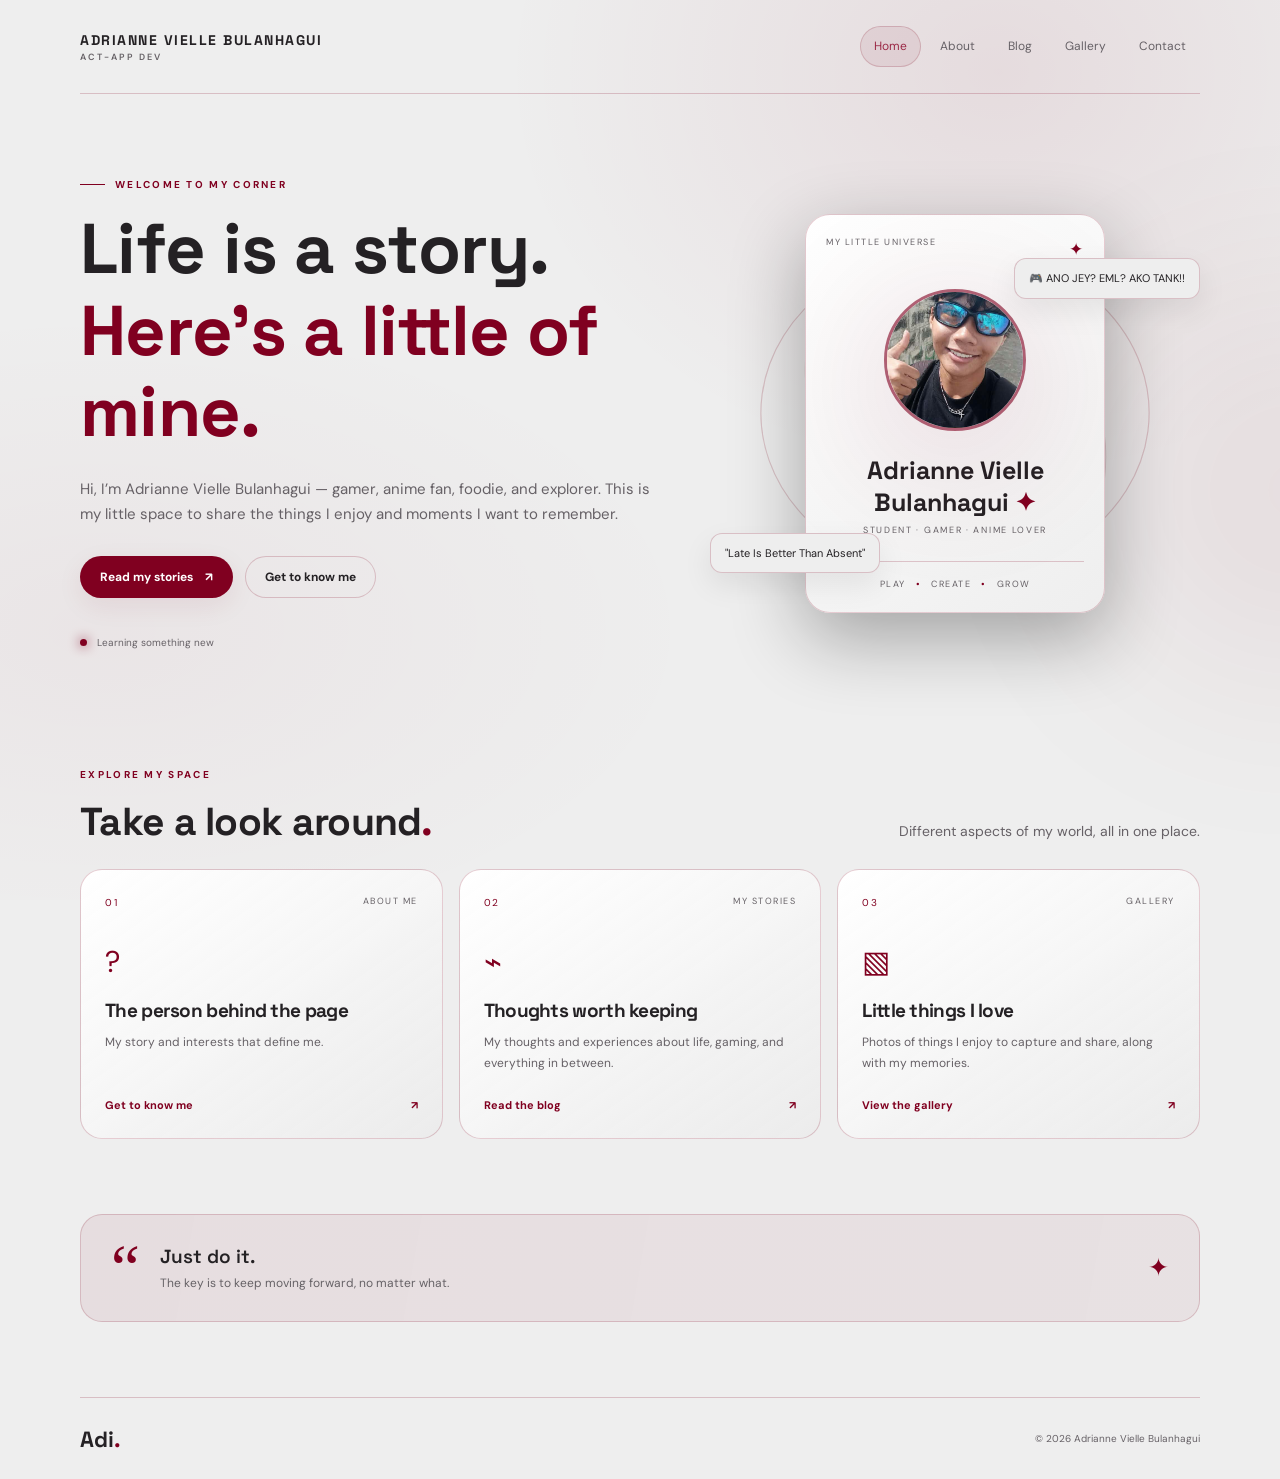
<file: index.html>
<!DOCTYPE html>
<!-- HTML file: ayos ng content at mga seksiyon ng pahinang ito. -->
<html lang="en">
<head>
  <!-- Pangunahing impormasyon para sa browser at mobile screen -->
  <meta charset="UTF-8">
  <meta name="viewport" content="width=device-width, initial-scale=1.0">
  <meta name="theme-color" content="#800020">
  <title>Adrianne Vielle Bulanhagui | Home</title>
  <!-- Kinukuha ng HTML ang disenyo mula sa hiwalay na CSS file -->
  <link rel="preconnect" href="https://fonts.googleapis.com">
  <link rel="preconnect" href="https://fonts.gstatic.com" crossorigin>
  <link href="https://fonts.googleapis.com/css2?family=DM+Sans:wght@400;500;600;700&family=Space+Grotesk:wght@400;500;600;700&display=swap" rel="stylesheet">
  <link rel="stylesheet" href="style.css">
</head>
<body>
  <!-- Palamuti sa background para magkaroon ng malambot na gray at maroon glow -->
  <div class="background-glow" aria-hidden="true"></div>
  <!-- Uloob ng header: logo at menu na ginagamit sa lahat ng pahina -->
  <header class="site-header">
    <a class="brand" href="index.html" aria-label="Adrianne Vielle Bulanhagui - Home"><span class="brand-name">ADRIANNE VIELLE BULANHAGUI<small>ACT-APP DEV</small></span></a>
    <nav class="navbar" aria-label="Pangunahing menu">
      <a href="index.html" class="active">Home</a>
      <a href="about.html" class="">About</a>
      <a href="blog.html" class="">Blog</a>
      <a href="gallery.html" class="">Gallery</a>
      <a href="contact.html" class="">Contact</a>
    </nav>
  </header>
  <main>
    <!-- Hero section: unang makikita ng bisita at maikling pagpapakilala -->
    <section class="hero container">
      <div class="hero-copy">
        <p class="eyebrow"><span class="eyebrow-line"></span> WELCOME TO MY CORNER</p>
        <h1>Life is a story.<br><span>Here’s a little of mine.</span></h1>
        <p class="lead">Hi, I’m Adrianne Vielle Bulanhagui — gamer, anime fan, foodie, and explorer. This is my little space to share the things I enjoy and moments I want to remember.</p>
        <div class="hero-actions"><a class="button button-primary" href="blog.html">Read my stories <span>↗</span></a><a class="button button-ghost" href="about.html">Get to know me</a></div>
        <div class="quick-info"><span><i class="status-dot"></i> Learning something new</span></div>
      </div>
      <div class="hero-art">
        <div class="art-ring ring-one"></div><div class="art-ring ring-two"></div>
        <div class="profile-card">
          <div class="profile-card-top"><span>MY LITTLE UNIVERSE</span><span class="card-spark">✦</span></div>
          <img class="profile-photo" src="adi.png" alt="Adrianne">
          <p class="profile-name">Adrianne Vielle Bulanhagui <span>✦</span></p><p class="profile-role">STUDENT · GAMER · ANIME LOVER</p>
          <div class="profile-bottom"><span>PLAY</span><b>•</b><span>CREATE</span><b>•</b><span>GROW</span></div>
        </div>
        <span class="floating-note note-one">🎮 ANO JEY? EML? AKO TANK!!</span><span class="floating-note note-two">"Late Is Better Than Absent"</span>
      </div>
    </section>
    <!-- Mga shortcut card papunta sa mahahalagang bahagi ng blog -->
    <section class="container section-block">
      <div class="section-heading"><div><p class="eyebrow">EXPLORE MY SPACE</p><h2>Take a look around<span class="cyan">.</span></h2></div><p class="section-description">Different aspects of my world, all in one place.</p></div>
      <div class="feature-grid">
        <a class="feature-card" href="about.html"><span class="feature-top">01 <span>ABOUT ME</span></span><span class="feature-icon">?</span><h3>The person behind the page</h3><p>My story and interests that define me.</p><span class="card-link">Get to know me <b>↗</b></span></a>
        <a class="feature-card" href="blog.html"><span class="feature-top">02 <span>MY STORIES</span></span><span class="feature-icon">⌁</span><h3>Thoughts worth keeping</h3><p>My thoughts and experiences about life, gaming, and everything in between.</p><span class="card-link">Read the blog <b>↗</b></span></a>
        <a class="feature-card" href="gallery.html"><span class="feature-top">03 <span>GALLERY</span></span><span class="feature-icon">▧</span><h3>Little things I love</h3><p>Photos of things I enjoy to capture and share, along with my memories.</p><span class="card-link">View the gallery <b>↗</b></span></a>
      </div>
    </section>
    <!-- Maikling paalala bilang panghuling highlight sa home page -->
    <section class="quote-banner container"><span class="quote-symbol">“</span><div><p>Just do it.</p><p class="quote-sub">The key is to keep moving forward, no matter what.</p></div><span class="quote-star">✦</span></section>
  </main>
  <!-- Footer: impormasyon sa ibabang bahagi ng bawat pahina -->
  <footer class="site-footer">
    <a class="footer-brand" href="index.html">Adi<span>.</span></a>
    <p>© 2026 Adrianne Vielle Bulanhagui</p>
  </footer>
</body>
</html>
</file>
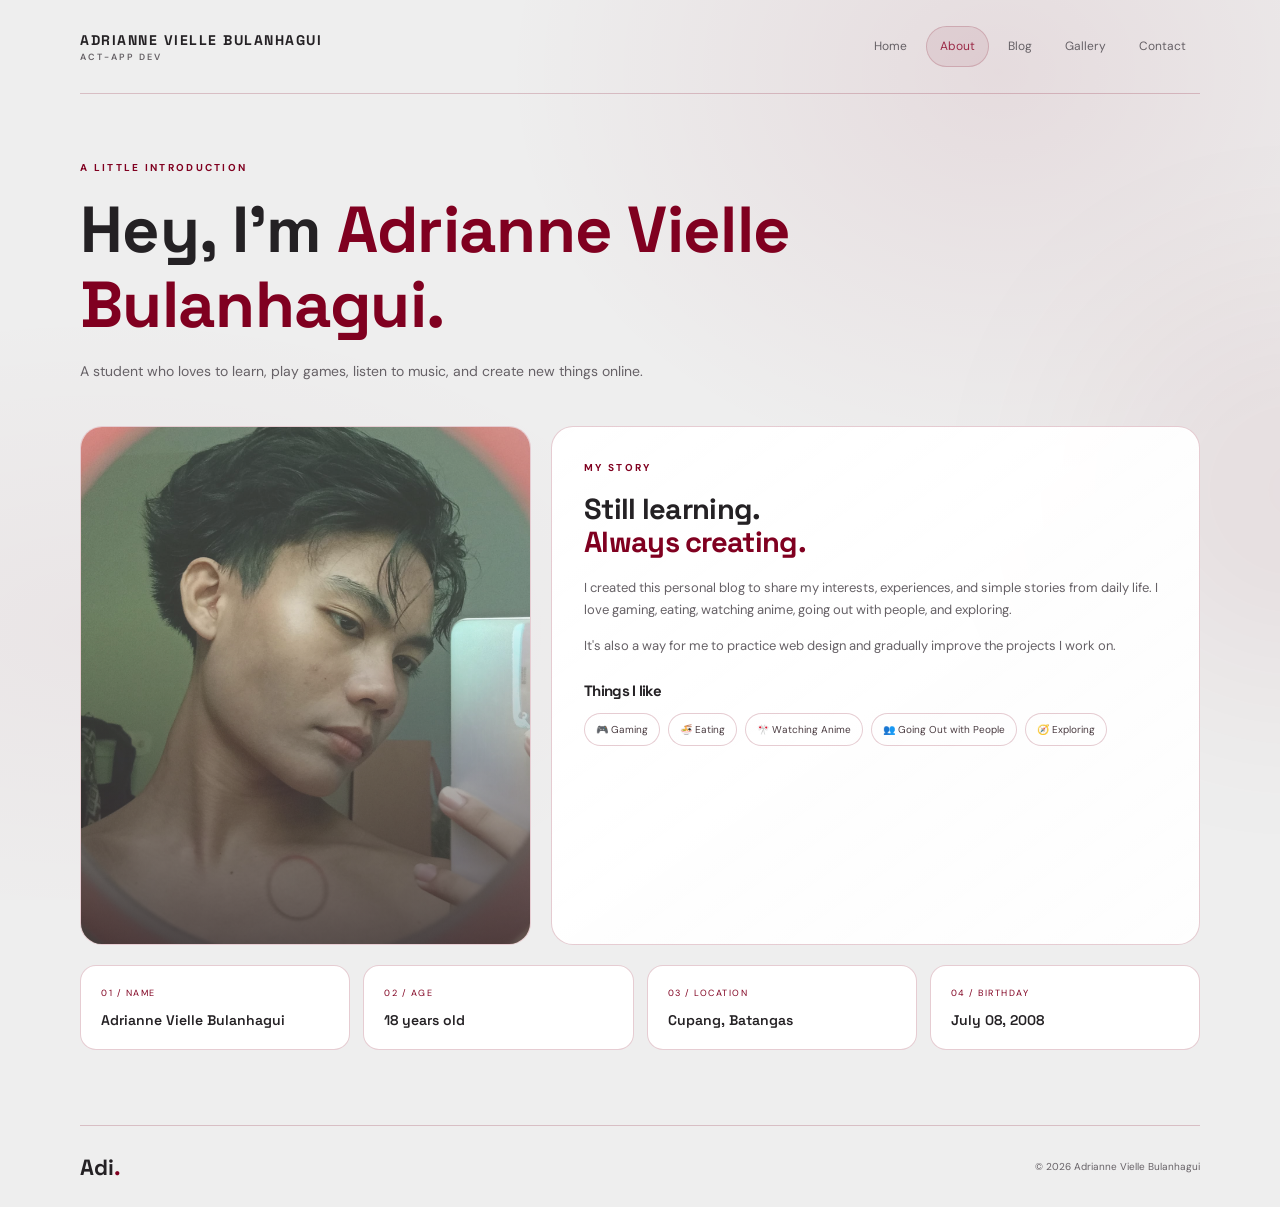
<file: about.html>
<!DOCTYPE html>
<!-- HTML file: ayos ng content at mga seksiyon ng pahinang ito. -->
<html lang="en">
<head>
  <!-- Pangunahing impormasyon para sa browser at mobile screen -->
  <meta charset="UTF-8">
  <meta name="viewport" content="width=device-width, initial-scale=1.0">
  <meta name="theme-color" content="#800020">
  <title>Adrianne Vielle Bulanhagui | About</title>
  <!-- Kinukuha ng HTML ang disenyo mula sa hiwalay na CSS file -->
  <link rel="preconnect" href="https://fonts.googleapis.com">
  <link rel="preconnect" href="https://fonts.gstatic.com" crossorigin>
  <link href="https://fonts.googleapis.com/css2?family=DM+Sans:wght@400;500;600;700&family=Space+Grotesk:wght@400;500;600;700&display=swap" rel="stylesheet">
  <link rel="stylesheet" href="style.css">
</head>
<body>
  <!-- Palamuti sa background para magkaroon ng malambot na gray at maroon glow -->
  <div class="background-glow" aria-hidden="true"></div>
  <!-- Uloob ng header: logo at menu na ginagamit sa lahat ng pahina -->
  <header class="site-header">
    <a class="brand" href="index.html" aria-label="Adrianne Vielle Bulanhagui - Home"><span class="brand-name">ADRIANNE VIELLE BULANHAGUI<small>ACT-APP DEV</small></span></a>
    <nav class="navbar" aria-label="Pangunahing menu">
      <a href="index.html" class="">Home</a>
      <a href="about.html" class="active">About</a>
      <a href="blog.html" class="">Blog</a>
      <a href="gallery.html" class="">Gallery</a>
      <a href="contact.html" class="">Contact</a>
    </nav>
  </header>
  <main>
    <!-- Panimula ng pahina ng About Me -->
    <section class="page-intro container"><p class="eyebrow">A LITTLE INTRODUCTION</p><h1>Hey, I’m <span>Adrianne Vielle Bulanhagui.</span></h1><p>A student who loves to learn, play games, listen to music, and create new things online.</p></section>
    <!-- Dalawang column: visual sa kaliwa at personal na kuwento sa kanan -->
    <section class="container about-layout">
      <div class="about-visual"><img src="me.jpg" alt="Halimbawang portrait photo"></div>
      <article class="glass-panel about-copy"><p class="eyebrow">MY STORY</p><h2>Still learning.<br><span>Always creating.</span></h2><p>I created this personal blog to share my interests, experiences, and simple stories from daily life. I love gaming, eating, watching anime, going out with people, and exploring.</p><p>It's also a way for me to practice web design and gradually improve the projects I work on.</p><h3>Things I like</h3><div class="chip-list"><span>🎮 Gaming</span><span>🍜 Eating</span><span>🎌 Watching Anime</span><span>👥 Going Out with People</span><span>🧭 Exploring</span></div></article>
    </section>
    <!-- Mga personal na detalye na nakaayos bilang maliliit na card -->
    <section class="container facts-grid"><div class="fact-card"><span>01 / NAME</span><strong>Adrianne Vielle Bulanhagui</strong></div><div class="fact-card"><span>02 / AGE</span><strong>18 years old</strong></div><div class="fact-card"><span>03 / LOCATION</span><strong>Cupang, Batangas</strong></div><div class="fact-card"><span>04 / BIRTHDAY</span><strong>July 08, 2008</strong></div></section>
  </main>
  <!-- Footer: impormasyon sa ibabang bahagi ng bawat pahina -->
  <footer class="site-footer">
    <a class="footer-brand" href="index.html">Adi<span>.</span></a>
    <p>© 2026 Adrianne Vielle Bulanhagui</p>
  </footer>
</body>
</html>
</file>
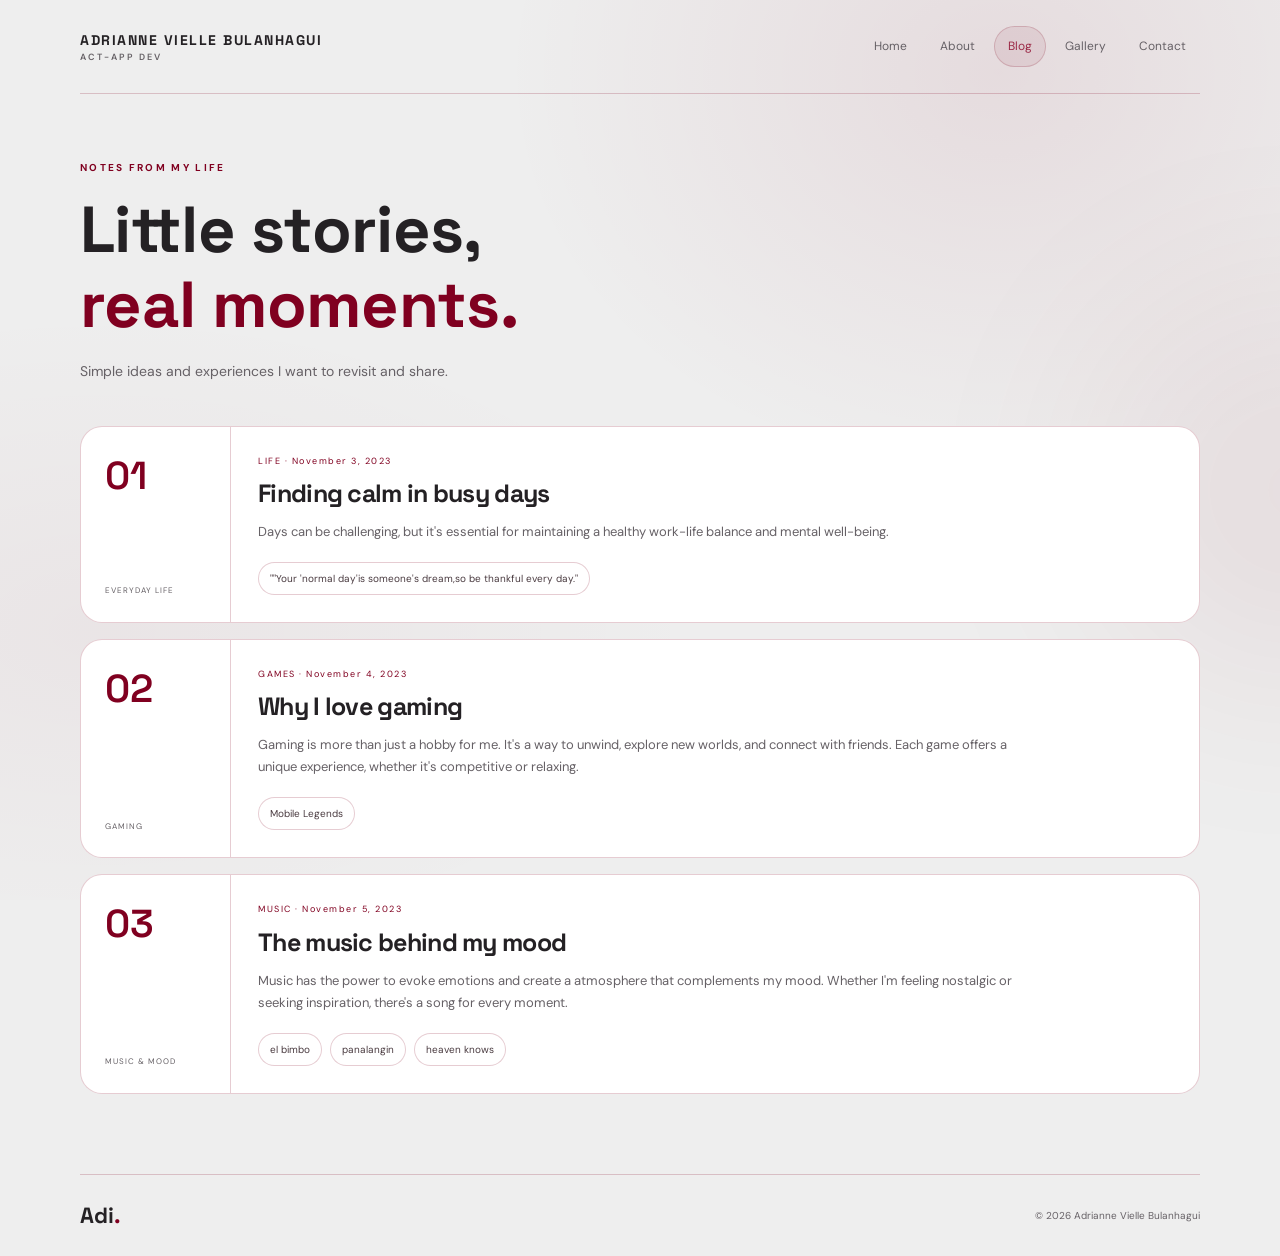
<file: blog.html>
<!DOCTYPE html>
<!-- HTML file: ayos ng content at mga seksiyon ng pahinang ito. -->
<html lang="en">
<head>
  <!-- Pangunahing impormasyon para sa browser at mobile screen -->
  <meta charset="UTF-8">
  <meta name="viewport" content="width=device-width, initial-scale=1.0">
  <meta name="theme-color" content="#800020">
  <title>Adrianne Vielle Bulanhagui | Blog</title>
  <!-- Kinukuha ng HTML ang disenyo mula sa hiwalay na CSS file -->
  <link rel="preconnect" href="https://fonts.googleapis.com">
  <link rel="preconnect" href="https://fonts.gstatic.com" crossorigin>
  <link href="https://fonts.googleapis.com/css2?family=DM+Sans:wght@400;500;600;700&family=Space+Grotesk:wght@400;500;600;700&display=swap" rel="stylesheet">
  <link rel="stylesheet" href="style.css">
</head>
<body>
  <!-- Palamuti sa background para magkaroon ng malambot na gray at maroon glow -->
  <div class="background-glow" aria-hidden="true"></div>
  <!-- Uloob ng header: logo at menu na ginagamit sa lahat ng pahina -->
  <header class="site-header">
    <a class="brand" href="index.html" aria-label="Adrianne Vielle Bulanhagui - Home"><span class="brand-name">ADRIANNE VIELLE BULANHAGUI<small>ACT-APP DEV</small></span></a>
    <nav class="navbar" aria-label="Pangunahing menu">
      <a href="index.html" class="">Home</a>
      <a href="about.html" class="">About</a>
      <a href="blog.html" class="active">Blog</a>
      <a href="gallery.html" class="">Gallery</a>
      <a href="contact.html" class="">Contact</a>
    </nav>
  </header>
  <main>
    <!-- Pamagat at maikling paliwanag ng pahina ng blog -->
    <section class="page-intro container"><p class="eyebrow">NOTES FROM MY LIFE</p><h1>Little stories,<br><span>real moments.</span></h1><p>Simple ideas and experiences I want to revisit and share.</p></section>
    <!-- Bawat article ay isang hiwalay na blog post -->
    <section class="container story-list">
      <article class="story-card"><div class="story-index"><span>01</span><small>EVERYDAY LIFE</small></div><div class="story-content"><p class="post-meta">LIFE · November 3, 2023</p><h2>Finding calm in busy days</h2><p>Days can be challenging, but it's essential for maintaining a healthy work-life balance and mental well-being.</p><div class="chip-list"><span>""Your 'normal day'is someone's dream,so be thankful every day."</span></div></div></article>
      <article class="story-card"><div class="story-index"><span>02</span><small>GAMING</small></div><div class="story-content"><p class="post-meta">GAMES · November 4, 2023</p><h2>Why I love gaming</h2><p>Gaming is more than just a hobby for me. It's a way to unwind, explore new worlds, and connect with friends. Each game offers a unique experience, whether it's competitive or relaxing.</p><div class="chip-list"><span>Mobile Legends</span></div></div></article>
      <article class="story-card"><div class="story-index"><span>03</span><small>MUSIC & MOOD</small></div><div class="story-content"><p class="post-meta">MUSIC · November 5, 2023</p><h2>The music behind my mood</h2><p>Music has the power to evoke emotions and create a atmosphere that complements my mood. Whether I'm feeling nostalgic or seeking inspiration, there's a song for every moment.</p><div class="chip-list"><span>el bimbo</span><span>panalangin</span><span>heaven knows</span></div></div></article>
    </section>
  </main>
  <!-- Footer: impormasyon sa ibabang bahagi ng bawat pahina -->
  <footer class="site-footer">
    <a class="footer-brand" href="index.html">Adi<span>.</span></a>
    <p>© 2026 Adrianne Vielle Bulanhagui</p>
  </footer>
</body>
</html>
</file>
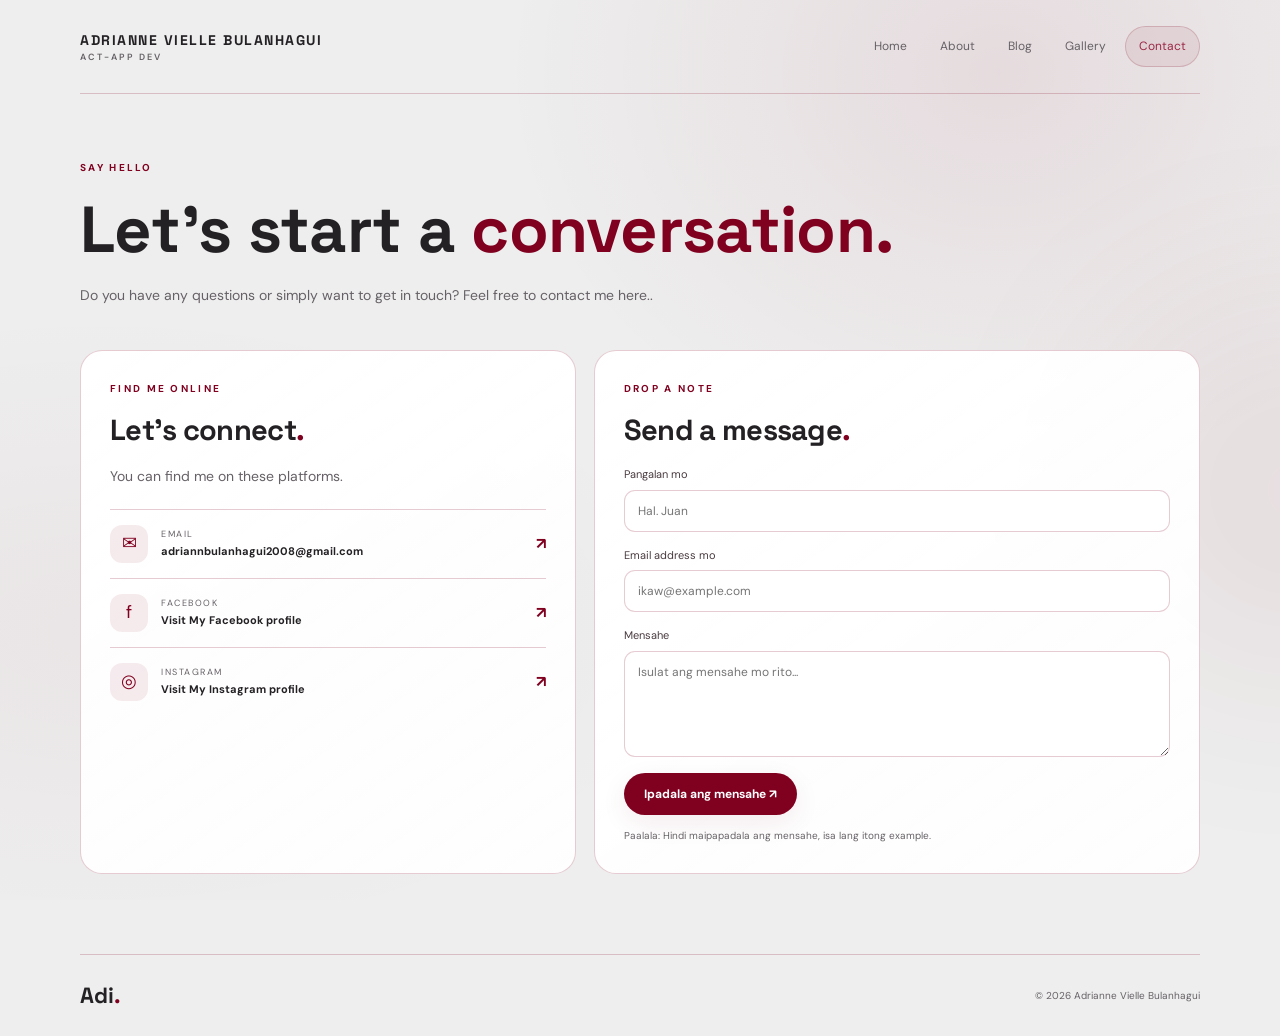
<file: contact.html>
<!DOCTYPE html>
<!-- HTML file: ayos ng content at mga seksiyon ng pahinang ito. -->
<html lang="en">
<head>
  <!-- Pangunahing impormasyon para sa browser at mobile screen -->
  <meta charset="UTF-8">
  <meta name="viewport" content="width=device-width, initial-scale=1.0">
  <meta name="theme-color" content="#800020">
  <title>Adrianne Vielle Bulanhagui | Contact</title>
  <!-- Kinukuha ng HTML ang disenyo mula sa hiwalay na CSS file -->
  <link rel="preconnect" href="https://fonts.googleapis.com">
  <link rel="preconnect" href="https://fonts.gstatic.com" crossorigin>
  <link href="https://fonts.googleapis.com/css2?family=DM+Sans:wght@400;500;600;700&family=Space+Grotesk:wght@400;500;600;700&display=swap" rel="stylesheet">
  <link rel="stylesheet" href="style.css">
</head>
<body>
  <!-- Palamuti sa background para magkaroon ng malambot na gray at maroon glow -->
  <div class="background-glow" aria-hidden="true"></div>
  <!-- Uloob ng header: logo at menu na ginagamit sa lahat ng pahina -->
  <header class="site-header">
    <a class="brand" href="index.html" aria-label="Adrianne Vielle Bulanhagui - Home"><span class="brand-name">ADRIANNE VIELLE BULANHAGUI<small>ACT-APP DEV</small></span></a>
    <nav class="navbar" aria-label="Pangunahing menu">
      <a href="index.html" class="">Home</a>
      <a href="about.html" class="">About</a>
      <a href="blog.html" class="">Blog</a>
      <a href="gallery.html" class="">Gallery</a>
      <a href="contact.html" class="active">Contact</a>
    </nav>
  </header>
  <main>
    <!-- Panimula ng contact page -->
    <section class="page-intro container"><p class="eyebrow">SAY HELLO</p><h1>Let’s start a <span>conversation.</span></h1><p>Do you have any questions or simply want to get in touch? Feel free to contact me here..</p></section>
    <!-- Contact details at message form na magkatabi sa malalaking screen -->
    <section class="container contact-layout"><div class="glass-panel contact-panel"><p class="eyebrow">FIND ME ONLINE</p><h2>Let’s connect<span class="cyan">.</span></h2><p class="section-description">You can find me on these platforms.</p>
      <a class="contact-link" href="mailto:adriannbulanhagui2008@gmail.com"><span class="contact-icon">✉</span><span><small>EMAIL</small><strong>adriannbulanhagui2008@gmail.com</strong></span><b>↗</b></a>
      <a class="contact-link" href="https://www.facebook.com/share/1DQiPuQh55/" target="_blank" rel="noopener noreferrer"><span class="contact-icon">f</span><span><small>FACEBOOK</small><strong>Visit My Facebook profile</strong></span><b>↗</b></a>
      <a class="contact-link" href="https://www.instagram.com/deseulle?xtok=YjJrbTJmbHBrMm4z" target="_blank" rel="noopener noreferrer"><span class="contact-icon">◎</span><span><small>INSTAGRAM</small><strong>Visit My Instagram profile</strong></span><b>↗</b></a>
    </div>
    <!-- Form para sa pangalan, email, at mensahe; kailangan ng server para aktuwal na magpadala -->
    <form class="glass-panel contact-panel contact-form" action="#" method="post"><p class="eyebrow">DROP A NOTE</p><h2>Send a message<span class="cyan">.</span></h2><label for="name">Pangalan mo</label><input id="name" name="name" type="text" placeholder="Hal. Juan" required><label for="email">Email address mo</label><input id="email" name="email" type="email" placeholder="ikaw@example.com" required><label for="message">Mensahe</label><textarea id="message" name="message" rows="5" placeholder="Isulat ang mensahe mo rito..." required></textarea><button class="button button-primary" type="submit">Ipadala ang mensahe ↗</button><p class="form-note">Paalala: Hindi maipapadala ang mensahe, isa lang itong example.</p></form></section>
  </main>
  <!-- Footer: impormasyon sa ibabang bahagi ng bawat pahina -->
  <footer class="site-footer">
    <a class="footer-brand" href="index.html">Adi<span>.</span></a>
    <p>© 2026 Adrianne Vielle Bulanhagui</p>
  </footer>
</body>
</html>
</file>
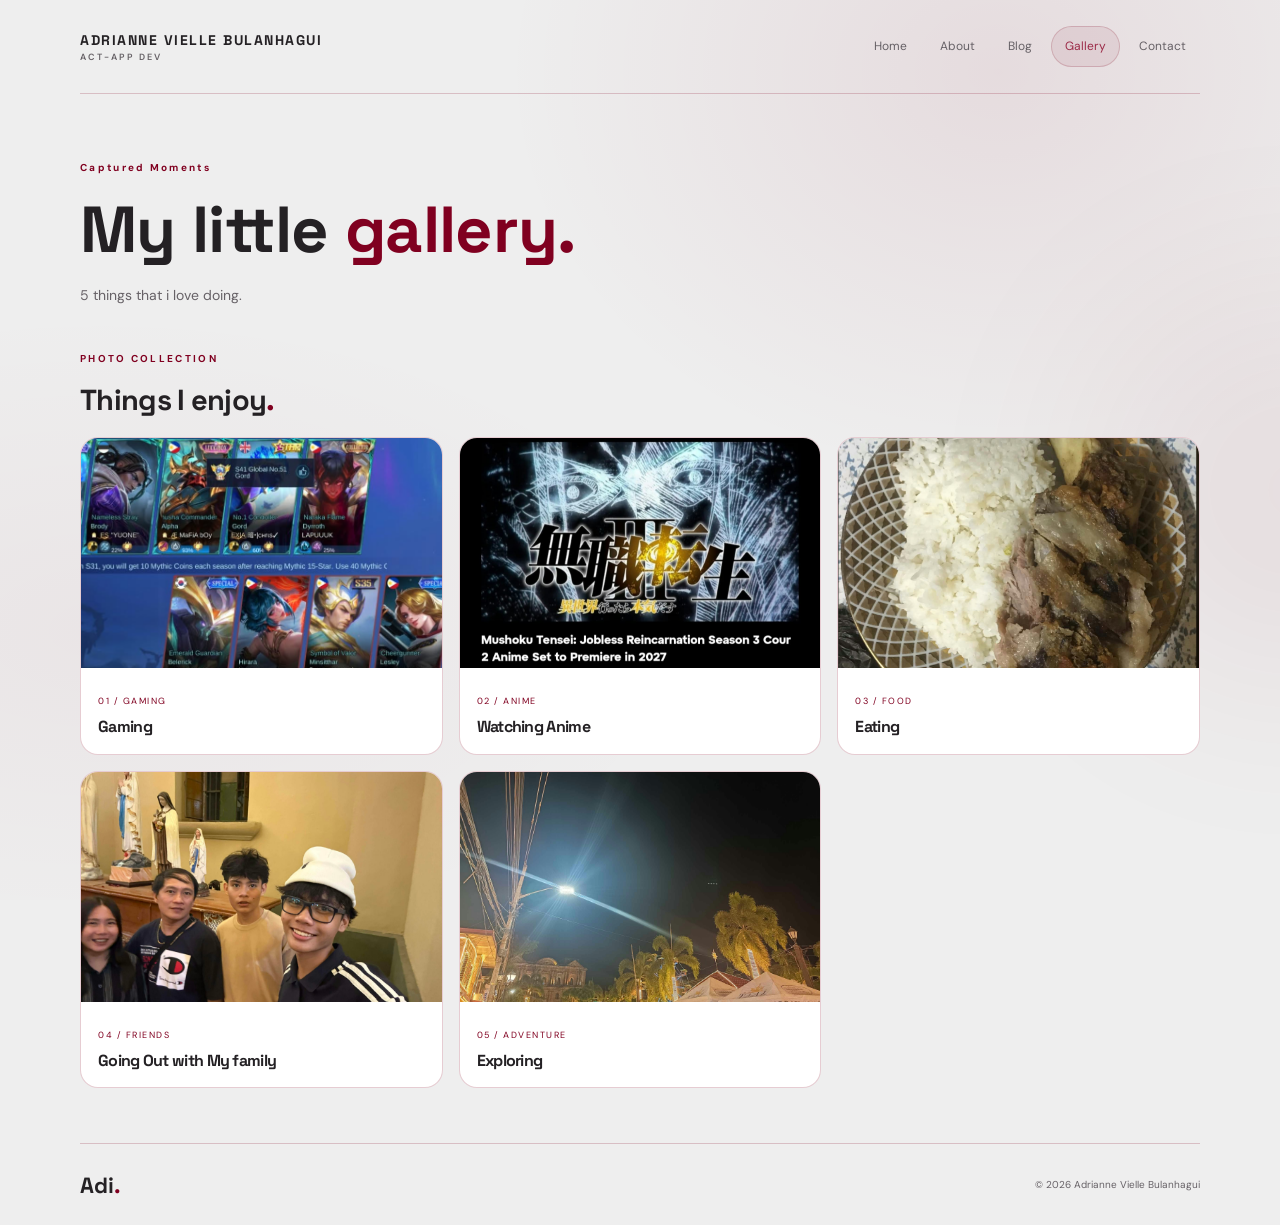
<file: gallery.html>
<!DOCTYPE html>
<!-- HTML file: ayos ng content at mga seksiyon ng pahinang ito. -->
<html lang="en">
<head>
  <!-- Pangunahing impormasyon para sa browser at mobile screen -->
  <meta charset="UTF-8">
  <meta name="viewport" content="width=device-width, initial-scale=1.0">
  <meta name="theme-color" content="#800020">
  <title>Adrianne Vielle Bulanhagui | Gallery</title>
  <!-- Kinukuha ng HTML ang disenyo mula sa hiwalay na CSS file -->
  <link rel="preconnect" href="https://fonts.googleapis.com">
  <link rel="preconnect" href="https://fonts.gstatic.com" crossorigin>
  <link href="https://fonts.googleapis.com/css2?family=DM+Sans:wght@400;500;600;700&family=Space+Grotesk:wght@400;500;600;700&display=swap" rel="stylesheet">
  <link rel="stylesheet" href="style.css">
</head>
<body>
  <!-- Palamuti sa background para magkaroon ng malambot na gray at maroon glow -->
  <div class="background-glow" aria-hidden="true"></div>
  <!-- Uloob ng header: logo at menu na ginagamit sa lahat ng pahina -->
  <header class="site-header">
    <a class="brand" href="index.html" aria-label="Adrianne Vielle Bulanhagui - Home"><span class="brand-name">ADRIANNE VIELLE BULANHAGUI<small>ACT-APP DEV</small></span></a>
    <nav class="navbar" aria-label="Pangunahing menu">
      <a href="index.html" class="">Home</a>
      <a href="about.html" class="">About</a>
      <a href="blog.html" class="">Blog</a>
      <a href="gallery.html" class="active">Gallery</a>
      <a href="contact.html" class="">Contact</a>
    </nav>
  </header>
  <main>
    <!-- Panimula sa gallery: ipinapaliwanag ang laman ng limang larawan -->
    <section class="page-intro container">
      <p class="eyebrow">Captured Moments</p>
      <h1>My little <span>gallery.</span></h1>
      <p>5 things that i love doing.</p>
    </section>
    <section class="container gallery-section">
      <div class="section-heading"><div><p class="eyebrow">PHOTO COLLECTION</p><h2>Things I enjoy<span class="cyan">.</span></h2></div></div>
      <div class="media-grid photo-gallery">
        <figure class="media-card"><img src="mlniadi.png" alt="Gaming setup"><figcaption><span>01 / GAMING</span><h3>Gaming</h3></figcaption></figure>
        <figure class="media-card"><img src="anime.jpg" alt="Anime illustration art"><figcaption><span>02 / ANIME</span><h3>Watching Anime</h3></figcaption></figure>
        <figure class="media-card"><img src="eat.png" alt="Masarap na pagkain sa mesa"><figcaption><span>03 / FOOD</span><h3>Eating</h3></figcaption></figure>
        <figure class="media-card"><img src="fam.jpg" alt="Magkakaibigan na magkasama sa labas"><figcaption><span>04 / FRIENDS</span><h3>Going Out with My family</h3></figcaption></figure>
        <figure class="media-card"><img src="expo.jpg" alt="Tanawin sa paglalakbay"><figcaption><span>05 / ADVENTURE</span><h3>Exploring</h3></figcaption></figure>
      </div>
    </section>
  </main>
  <!-- Footer: impormasyon sa ibabang bahagi ng bawat pahina -->
  <footer class="site-footer">
    <a class="footer-brand" href="index.html">Adi<span>.</span></a>
    <p>© 2026 Adrianne Vielle Bulanhagui</p>
  </footer>
</body>
</html>
</file>
<file: style.css>
/* ==========================================================
   PERSONAL BLOG WEBSITE - BERSYON 2
   Ang CSS ang nag-aayos ng kulay, laki, puwesto, at itsura.
   ========================================================== */

/* 1. Mga pangunahing kulay at sukat na puwedeng baguhin sa isang lugar */
:root {
  --bg: #eeeeee;             /* Light gray na pangunahing background */
  --bg-soft: #e3e3e3;        /* Gray na background ng mga section */
  --panel: #ffffff;          /* Kulay ng mga card */
  --panel-light: #f7f7f7;    /* Kulay ng card kapag mas litaw */
  --text: #242124;           /* Pangunahing kulay ng teksto */
  --muted: #666166;          /* Mas banayad na kulay ng paliwanag */
  --cyan: #800020;           /* Maroon na kulay para sa highlight at buttons */
  --cyan-soft: #9b2947;      /* Mas mapusyaw na maroon para sa hover at accent */
  --line: rgba(128, 0, 32, .20); /* Manipis na border ng mga card */
  --radius: 22px;            /* Bilog ng mga sulok */
  --max-width: 1120px;       /* Pinakamalapad na lapad ng content */
}

/* 2. Tinatanggal ang default na margin at padding para pantay ang layout */
* { box-sizing: border-box; margin: 0; padding: 0; }
html { scroll-behavior: smooth; }
body {
  min-height: 100vh;
  overflow-x: hidden;
  background: var(--bg);
  color: var(--text);
  font-family: 'DM Sans', Arial, sans-serif;
  line-height: 1.7;
}
/* Gradient ang nagbibigay ng banayad na liwanag sa likod ng website */
body::before {
  content: ""; position: fixed; inset: 0; z-index: -2; pointer-events: none;
  background: radial-gradient(ellipse at 78% 8%, rgba(128,0,32,.08), transparent 35%),
              radial-gradient(ellipse at 8% 70%, rgba(128,0,32,.04), transparent 36%), var(--bg);
}
a { color: inherit; text-decoration: none; }
img, video { max-width: 100%; }

/* 3. Malabong maroon na bilog bilang palamuti sa background */
.background-glow { position: fixed; z-index: -1; top: 35%; right: -190px; width: 350px; height: 350px; border-radius: 50%; background: var(--cyan); filter: blur(120px); opacity: .09; pointer-events: none; }

/* 4. Header: logo sa kaliwa at navigation menu sa kanan */
.site-header { width: min(var(--max-width), 92%); min-height: 94px; margin: auto; display: flex; align-items: center; justify-content: space-between; gap: 24px; border-bottom: 1px solid var(--line); }
.brand { display: flex; align-items: center; gap: 12px; flex-shrink: 0; }
.brand-mark { width: 44px; height: 44px; display: grid; place-items: center; border-radius: 14px; background: var(--cyan); color: #ffffff; font: 700 15px 'Space Grotesk', sans-serif; box-shadow: 0 0 28px rgba(128,0,32,.18); }
.brand-name { font: 700 14px 'Space Grotesk', sans-serif; letter-spacing: 1.5px; }
.brand-name small { display: block; margin-top: 2px; color: var(--muted); font: 600 9px 'DM Sans', sans-serif; letter-spacing: 2px; }
.navbar { display: flex; align-items: center; gap: 5px; flex-wrap: wrap; }
.navbar a { padding: 9px 13px; border: 1px solid transparent; border-radius: 999px; color: var(--muted); font-size: 12px; transition: color .25s, background .25s, border-color .25s; }
/* Nagbabago ang kulay ng menu kapag naka-hover o kasalukuyang pahina */
.navbar a:hover, .navbar a.active { color: var(--cyan-soft); background: rgba(128,0,32,.07); border-color: rgba(128,0,32,.18); }

/* 5. Mga karaniwang class para pantay ang lapad at typography */
.container { width: min(var(--max-width), 92%); margin-inline: auto; }
h1, h2, h3 { font-family: 'Space Grotesk', sans-serif; line-height: 1.16; letter-spacing: -.7px; }
h1 span, h2 span, .cyan { color: var(--cyan); }
.eyebrow { display: flex; align-items: center; gap: 10px; margin-bottom: 16px; color: var(--cyan); font-size: 10px; font-weight: 700; letter-spacing: 2.3px; }
.eyebrow-line { display: inline-block; width: 25px; height: 1px; background: var(--cyan); }
.lead, .section-description { color: var(--muted); font-size: 14px; }
.section-description { max-width: 340px; }

/* 6. Home hero: teksto sa kaliwa at profile card sa kanan */
.hero { display: grid; grid-template-columns: 1.08fr .92fr; align-items: center; gap: 55px; padding-block: 82px 90px; }
.hero h1 { font-size: clamp(42px, 5.5vw, 72px); }
.hero h1 span { display: inline-block; }
.lead { max-width: 570px; margin-top: 23px; font-size: 15px; }
.hero-actions { display: flex; flex-wrap: wrap; gap: 12px; margin-top: 28px; }
/* Parehong base style ang mga button para pare-pareho ang itsura */
.button { display: inline-flex; justify-content: center; align-items: center; gap: 12px; padding: 12px 19px; border: 1px solid transparent; border-radius: 999px; font: 700 12px 'DM Sans', sans-serif; cursor: pointer; transition: transform .25s, box-shadow .25s, background .25s; }
.button:hover { transform: translateY(-3px); }
.button-primary { background: var(--cyan); color: #ffffff; box-shadow: 0 8px 26px rgba(128,0,32,.08); }
.button-primary:hover { box-shadow: 0 10px 32px rgba(128,0,32,.25); }
.button-ghost { border-color: var(--line); color: var(--text); background: rgba(255,255,255,.02); }
.button-ghost:hover { border-color: var(--cyan); }
.quick-info { display: flex; align-items: center; flex-wrap: wrap; gap: 12px; margin-top: 36px; color: var(--muted); font-size: 10px; }
.status-dot { display: inline-block; width: 7px; height: 7px; margin-right: 7px; border-radius: 50%; background: var(--cyan); box-shadow: 0 0 12px var(--cyan); }
.quick-divider { width: 1px; height: 14px; background: var(--line); }

/* 7. Profile card, bilog na palamuti, at maliliit na floating label */
.hero-art { position: relative; min-height: 430px; display: grid; place-items: center; }
.art-ring { position: absolute; width: 330px; height: 330px; border: 1px solid rgba(128,0,32,.19); border-radius: 50%; }
.ring-one { transform: scaleX(1.18) rotate(28deg); }
.ring-two { width: 275px; height: 370px; border-color: rgba(128,0,32,.16); transform: rotate(-30deg); }
.profile-card { position: relative; width: min(300px, 78%); padding: 20px; border: 1px solid rgba(128,0,32,.2); border-radius: 25px; background: linear-gradient(145deg, rgba(255,255,255,.98), rgba(238,238,238,.98)); box-shadow: 0 25px 75px rgba(0,0,0,.32); text-align: center; overflow: hidden; }
.profile-card::before { content: ""; position: absolute; top: 90px; left: 50%; width: 160px; height: 160px; transform: translateX(-50%); border-radius: 50%; background: var(--cyan); filter: blur(75px); opacity: .14; }
.profile-card-top { position: relative; display: flex; justify-content: space-between; color: var(--muted); font-size: 9px; letter-spacing: 1.5px; }
.card-spark { color: var(--cyan); font-size: 17px; }
.profile-photo { position: relative; width: 142px; height: 142px; margin: 25px auto 15px; border: 3px solid rgba(128,0,32,.6); border-radius: 50%; object-fit: cover; }
.profile-name { font: 700 25px 'Space Grotesk', sans-serif; }
.profile-name span { color: var(--cyan); }
.profile-role { margin-top: 5px; color: var(--muted); font-size: 9px; letter-spacing: 1.7px; }
.profile-bottom { display: flex; justify-content: center; gap: 10px; margin-top: 23px; padding-top: 15px; border-top: 1px solid var(--line); color: var(--muted); font-size: 9px; letter-spacing: 1.5px; }
.profile-bottom b { color: var(--cyan); }
.floating-note { position: absolute; padding: 10px 14px; border: 1px solid var(--line); border-radius: 12px; background: #eeeeee; box-shadow: 0 12px 30px rgba(0,0,0,.08); font-size: 11px; }
.note-one { top: 60px; right: 0; }.note-two { bottom: 55px; left: 0; }

/* 8. Section heading at cards para sa mga shortcut sa home page */
.section-block { padding-block: 25px 75px; }
.section-heading { display: flex; justify-content: space-between; align-items: end; gap: 24px; margin-bottom: 25px; }
.section-heading h2 { font-size: clamp(27px, 3.5vw, 39px); }
.feature-grid { display: grid; grid-template-columns: repeat(3, minmax(0,1fr)); gap: 16px; }
.feature-card { display: flex; flex-direction: column; min-height: 270px; padding: 24px; border: 1px solid var(--line); border-radius: var(--radius); background: linear-gradient(145deg, var(--panel), rgba(235,235,235,.9)); transition: transform .25s, border-color .25s, background .25s; }
.feature-card:hover { transform: translateY(-6px); border-color: rgba(128,0,32,.5); background: linear-gradient(145deg, var(--panel-light), var(--panel)); }
.feature-top { display: flex; justify-content: space-between; color: var(--cyan); font-size: 10px; letter-spacing: 1.5px; }
.feature-top span { color: var(--muted); font-size: 9px; }
.feature-icon { margin: 25px 0 13px; color: var(--cyan); font-size: 30px; }
.feature-card h3 { margin-bottom: 10px; font-size: 19px; }
.feature-card p { color: var(--muted); font-size: 12px; }
.card-link { display: flex; justify-content: space-between; margin-top: auto; padding-top: 22px; color: var(--cyan); font-size: 11px; font-weight: 700; }
.quote-banner { display: flex; align-items: center; gap: 20px; margin-bottom: 75px; padding: 27px 30px; border: 1px solid rgba(128,0,32,.18); border-radius: var(--radius); background: linear-gradient(100deg, rgba(128,0,32,.07), rgba(128,0,32,.05)); }
.quote-symbol { color: var(--cyan); font: 65px Georgia,serif; line-height: .8; }
.quote-banner p:first-child { font: 600 19px 'Space Grotesk',sans-serif; }
.quote-sub { margin-top: 4px; color: var(--muted); font-size: 12px; }
.quote-star { margin-left: auto; color: var(--cyan); font-size: 25px; }

/* 9. Panimula na ginagamit sa About, Blog, Gallery, at Contact */
.page-intro { padding-block: 65px 42px; }
.page-intro h1 { max-width: 850px; font-size: clamp(39px, 5.5vw, 65px); }
.page-intro>p:last-child { max-width: 650px; margin-top: 17px; color: var(--muted); font-size: 14px; }
.glass-panel { border: 1px solid var(--line); border-radius: var(--radius); background: linear-gradient(145deg, var(--panel), rgba(255,255,255,.9)); }

/* 10. About page: larawan, personal na kuwento, at facts */
.about-layout { display: grid; grid-template-columns: .82fr 1.18fr; gap: 20px; }
.about-visual { position: relative; min-height: 420px; overflow: hidden; border: 1px solid var(--line); border-radius: var(--radius); background: var(--panel); }
.about-visual img { display: block; width: 100%; height: 100%; min-height: 420px; object-fit: cover; opacity: .78; }
.about-visual::after { content: ""; position: absolute; inset: 35% 0 0; background: linear-gradient(transparent, rgba(45,35,39,.72)); }
.image-label { position: absolute; z-index: 1; bottom: 25px; left: 25px; color: var(--cyan-soft); font-size: 9px; letter-spacing: 2px; }
.visual-corner { position: absolute; z-index: 1; top: 18px; right: 20px; font: 700 25px 'Space Grotesk',sans-serif; text-shadow: 0 2px 15px #000; }
.visual-corner span { color: var(--cyan); }
.about-copy { padding: 32px; }
.about-copy h2, .contact-panel h2 { margin-bottom: 18px; font-size: 29px; }
.about-copy>p:not(.eyebrow) { margin-bottom: 14px; color: var(--muted); font-size: 13px; }
.about-copy h3 { margin: 25px 0 13px; font-size: 15px; }
.chip-list { display: flex; flex-wrap: wrap; gap: 8px; }
.chip-list span { padding: 7px 11px; border: 1px solid var(--line); border-radius: 999px; background: rgba(255,255,255,.025); color: #4a3b40; font-size: 10px; }
.facts-grid { display: grid; grid-template-columns: repeat(4,minmax(0,1fr)); gap: 13px; padding-block: 20px 75px; }
.fact-card { display: flex; flex-direction: column; gap: 10px; padding: 20px; border: 1px solid var(--line); border-radius: 16px; background: var(--panel); }
.fact-card span { color: var(--cyan); font-size: 9px; letter-spacing: 1.5px; }
.fact-card strong { font: 600 14px 'Space Grotesk',sans-serif; }

/* 11. Blog page: magkakahiwalay na card para sa bawat kuwento */
.story-list { display: grid; gap: 16px; padding-bottom: 80px; }
.story-card { display: grid; grid-template-columns: 150px minmax(0,1fr); overflow: hidden; border: 1px solid var(--line); border-radius: var(--radius); background: var(--panel); transition: border-color .25s, transform .25s; }
.story-card:hover { transform: translateY(-3px); border-color: rgba(128,0,32,.4); }
.story-index { display: flex; flex-direction: column; justify-content: space-between; padding: 24px; border-right: 1px solid var(--line); background: rgba(255,255,255,.015); }
.story-index span { color: var(--cyan); font: 600 39px 'Space Grotesk',sans-serif; }
.story-index small { color: var(--muted); font-size: 8px; letter-spacing: 1px; }
.story-content { padding: 27px; }
.post-meta { margin-bottom: 10px; color: var(--cyan); font-size: 9px; letter-spacing: 1.5px; }
.story-content h2 { margin-bottom: 13px; font-size: 25px; }
.story-content>p:not(.post-meta) { max-width: 760px; color: var(--muted); font-size: 13px; }
.story-content .chip-list { margin-top: 19px; }

/* 12. Gallery page: larawan cards at responsive grid */
.gallery-section { margin-bottom: 55px; }
.gallery-section .section-heading { margin-bottom: 20px; }
.gallery-section h2 { font-size: 29px; }
.media-grid { display: grid; grid-template-columns: repeat(3,minmax(0,1fr)); gap: 16px; }
.media-card { min-width: 0; overflow: hidden; border: 1px solid var(--line); border-radius: 18px; background: var(--panel); transition: transform .25s, border-color .25s; }
.media-card:hover { transform: translateY(-4px); border-color: rgba(128,0,32,.45); }
.media-card>img, .media-card video { display: block; width: 100%; height: 215px; object-fit: cover; background: #e3e3e3; }
.video-card video { object-fit: contain; }
.media-card figcaption { padding: 17px; }
.media-card figcaption span { color: var(--cyan); font-size: 9px; letter-spacing: 1.5px; }
.media-card h3 { margin-top: 6px; font-size: 16px; }
.music-grid { display: grid; grid-template-columns: repeat(3,minmax(0,1fr)); gap: 14px; }
.music-card { display: flex; align-items: center; gap: 13px; min-width: 0; padding: 13px; border: 1px solid var(--line); border-radius: 16px; background: var(--panel); }
.music-cover { display: grid; place-items: center; flex: 0 0 66px; height: 66px; border-radius: 12px; background: linear-gradient(145deg,#12506c,#eeeeee); color: var(--cyan); font-size: 29px; }
.cover-two { background: linear-gradient(145deg,#493c80,#eeeeee); }.cover-three { background: linear-gradient(145deg,#146b72,#eeeeee); }
.music-details { min-width: 0; flex: 1; }
.music-details h3 { font-size: 13px; }.music-details p { margin: 3px 0 8px; color: var(--muted); font-size: 10px; }
.music-details audio { display: block; width: 100%; height: 30px; }
.credit-note { margin-top: 14px; color: var(--muted); font-size: 10px; }

/* 13. Contact page: contact details at form */
.contact-layout { display: grid; grid-template-columns: .9fr 1.1fr; gap: 18px; padding-bottom: 80px; }
.contact-panel { min-width: 0; padding: 29px; }
.contact-panel .section-description { margin-bottom: 20px; }
.contact-link { display: flex; align-items: center; gap: 13px; padding: 15px 0; border-top: 1px solid var(--line); }
.contact-icon { display: grid; place-items: center; flex: 0 0 38px; height: 38px; border-radius: 12px; background: rgba(128,0,32,.08); color: var(--cyan); font-size: 18px; }
.contact-link>span:nth-child(2) { display: flex; flex-direction: column; min-width: 0; }
.contact-link small { color: var(--muted); font-size: 9px; letter-spacing: 1.5px; }
.contact-link strong { overflow-wrap: anywhere; font-size: 11px; }
.contact-link>b { margin-left: auto; color: var(--cyan); }
.contact-form label { display: block; margin: 14px 0 6px; color: #4a3b40; font-size: 11px; }
.contact-form input, .contact-form textarea { display: block; width: 100%; padding: 12px 13px; border: 1px solid var(--line); border-radius: 11px; outline: none; background: #ffffff; color: var(--text); font: 12px 'DM Sans',sans-serif; }
.contact-form textarea { resize: vertical; }
.contact-form input:focus, .contact-form textarea:focus { border-color: var(--cyan); box-shadow: 0 0 0 3px rgba(128,0,32,.07); }
.contact-form .button { margin-top: 16px; }
.form-note { margin-top: 12px; color: var(--muted); font-size: 10px; }

/* 14. Footer: logo at copyright sa ibaba ng bawat page */
.site-footer { display: flex; align-items: center; justify-content: space-between; gap: 15px; width: min(var(--max-width),92%); min-height: 82px; margin: auto; border-top: 1px solid var(--line); color: var(--muted); font-size: 10px; }
.footer-brand { color: var(--text); font: 700 22px 'Space Grotesk',sans-serif; }.footer-brand span { color: var(--cyan); }

/* 15. Responsive layout: inaayos ang columns kapag lumiit ang screen */
@media (max-width: 850px) {
  .site-header { align-items: flex-start; flex-direction: column; justify-content: center; gap: 15px; padding-block: 20px; }
  .hero { grid-template-columns: 1fr; gap: 20px; padding-block: 55px 65px; }
  .hero-art { grid-row: 1; min-height: 360px; }.hero-copy { grid-row: 2; }
  .feature-grid, .media-grid, .music-grid { grid-template-columns: repeat(2,minmax(0,1fr)); }
  .about-layout, .contact-layout { grid-template-columns: 1fr; }
  .about-visual, .about-visual img { min-height: 330px; }
  .facts-grid { grid-template-columns: repeat(2,minmax(0,1fr)); }
}

/* 16. Mas compact na ayos para sa cellphone */
@media (max-width: 560px) {
  .site-header, .container { width: 90%; }
  .navbar { display: grid; grid-template-columns: repeat(3,max-content); gap: 4px; }
  .navbar a { padding: 8px 10px; font-size: 11px; }
  .hero h1 { font-size: 42px; }
  .hero-art { min-height: 315px; }.art-ring { width: 260px; height: 260px; }.ring-two { width: 220px; height: 300px; }
  .profile-card { width: min(280px,82%); padding: 17px; }.profile-photo { width: 125px; height: 125px; }
  .note-one { right: -3px; top: 35px; }.note-two { left: -3px; bottom: 35px; }
  .quick-info { gap: 8px; }
  .feature-grid, .media-grid, .music-grid { grid-template-columns: 1fr; }
  .feature-card { min-height: 230px; }
  .section-heading { align-items: flex-start; flex-direction: column; }
  .quote-banner { align-items: flex-start; gap: 12px; padding: 22px; }.quote-banner p:first-child { font-size: 16px; }.quote-star { display: none; }
  .page-intro { padding-top: 45px; }.page-intro h1 { font-size: 39px; }
  .about-copy, .contact-panel { padding: 22px; }
  .facts-grid { gap: 9px; }.fact-card { padding: 16px 12px; }.fact-card strong { font-size: 12px; }
  .story-card { grid-template-columns: 68px minmax(0,1fr); }
  .story-index { padding: 14px 10px; }.story-index span { font-size: 27px; }.story-index small { writing-mode: vertical-rl; transform: rotate(180deg); align-self: flex-start; font-size: 7px; }
  .story-content { padding: 19px 15px; }.story-content h2 { font-size: 20px; }.story-content>p:not(.post-meta) { font-size: 12px; }
  .media-card>img, .media-card video { height: 225px; }
  .site-footer { align-items: flex-start; flex-direction: column; justify-content: center; padding-block: 20px; }
}


/* Gallery: pantay-pantay na card spacing para sa limang larawan. */
.photo-gallery { grid-template-columns: repeat(3, minmax(0, 1fr)); }
.photo-gallery .media-card img { width: 100%; height: 230px; object-fit: cover; display: block; }
@media (max-width: 760px) { .photo-gallery { grid-template-columns: repeat(2, minmax(0, 1fr)); } }
@media (max-width: 480px) { .photo-gallery { grid-template-columns: 1fr; } }
</file>
